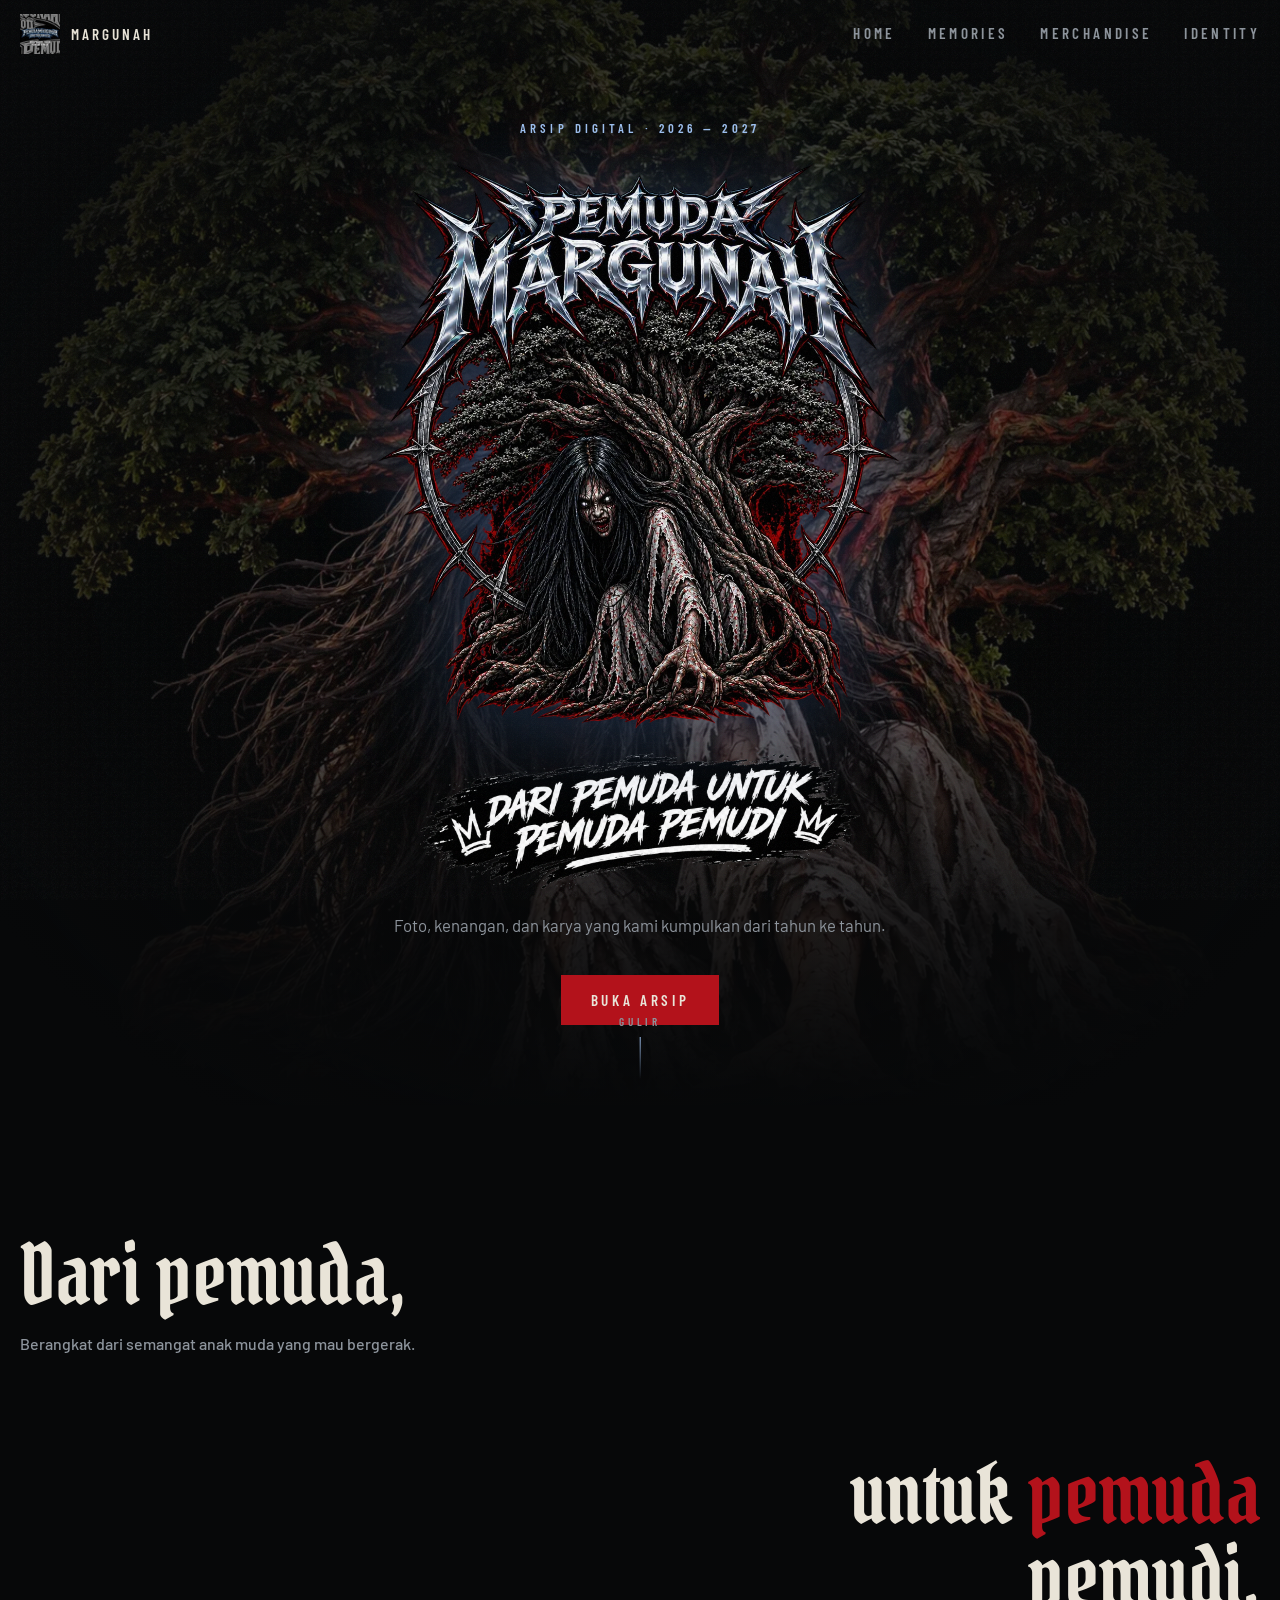
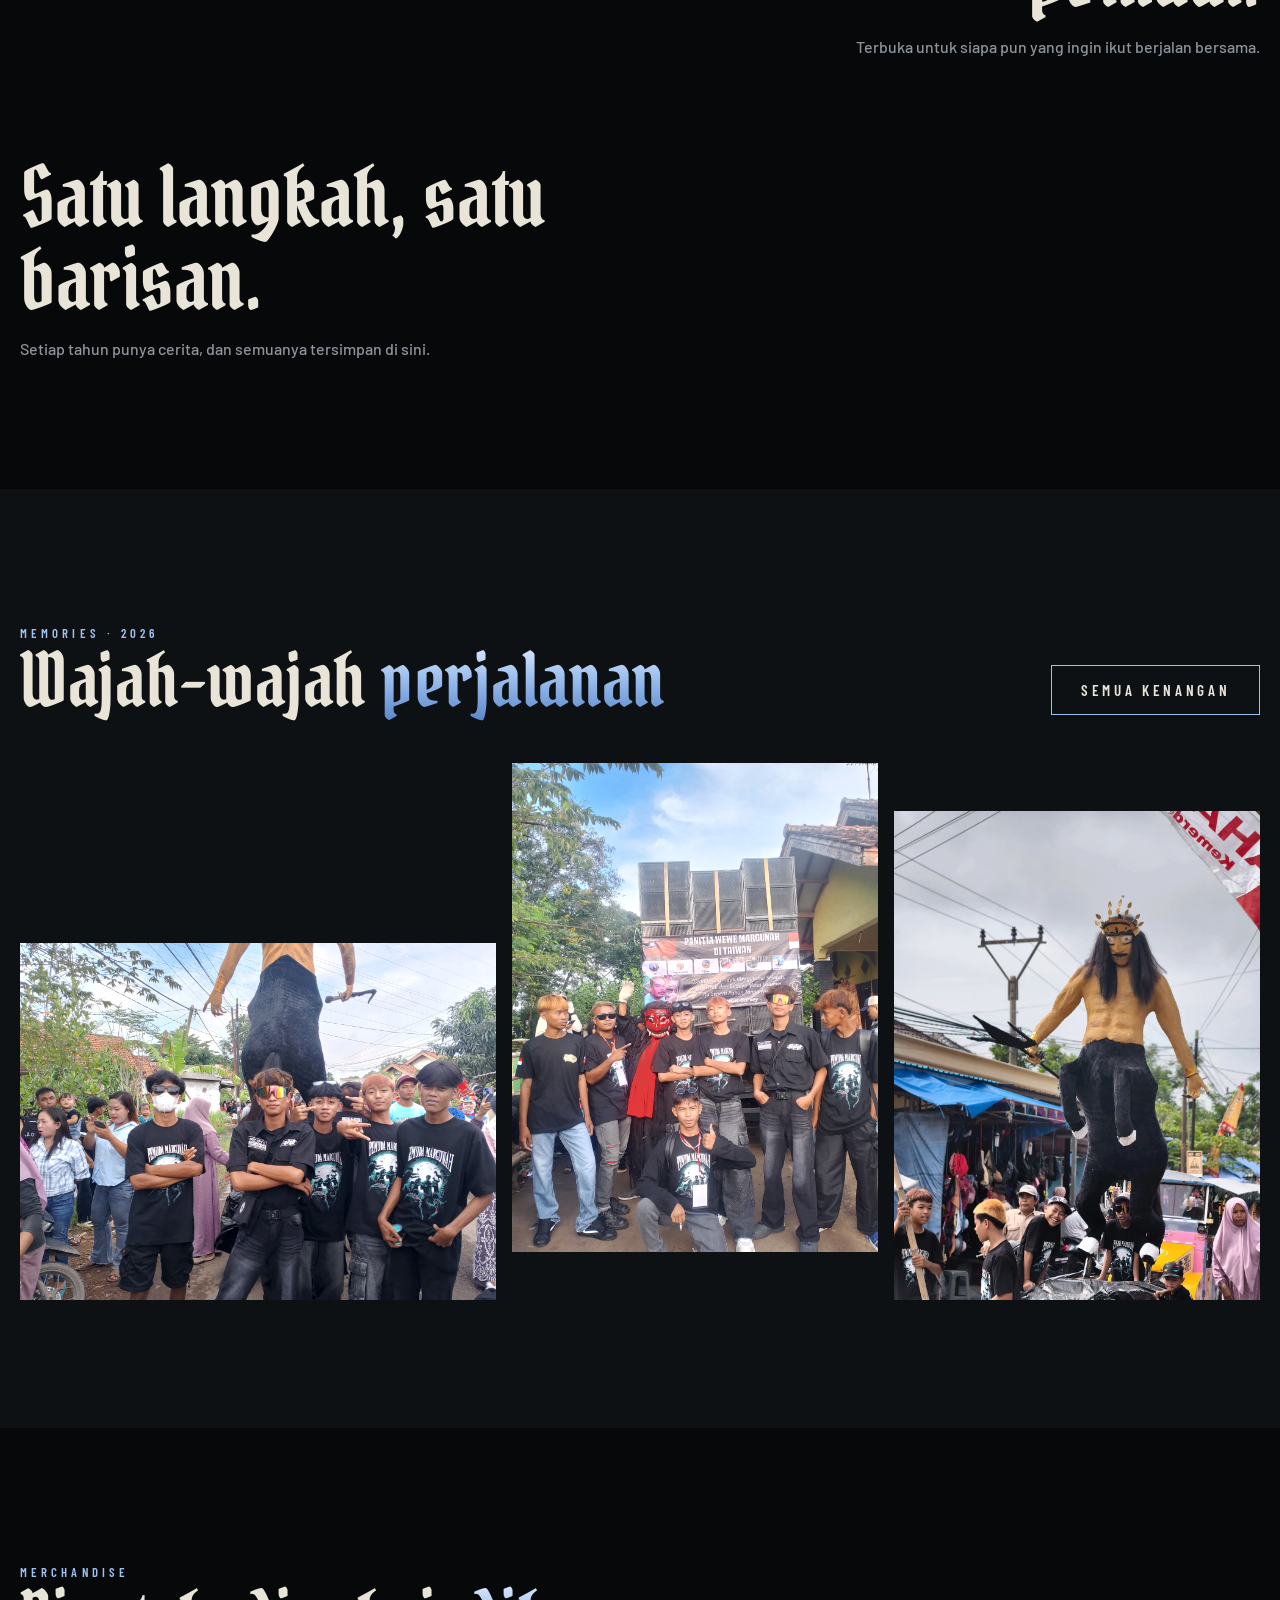
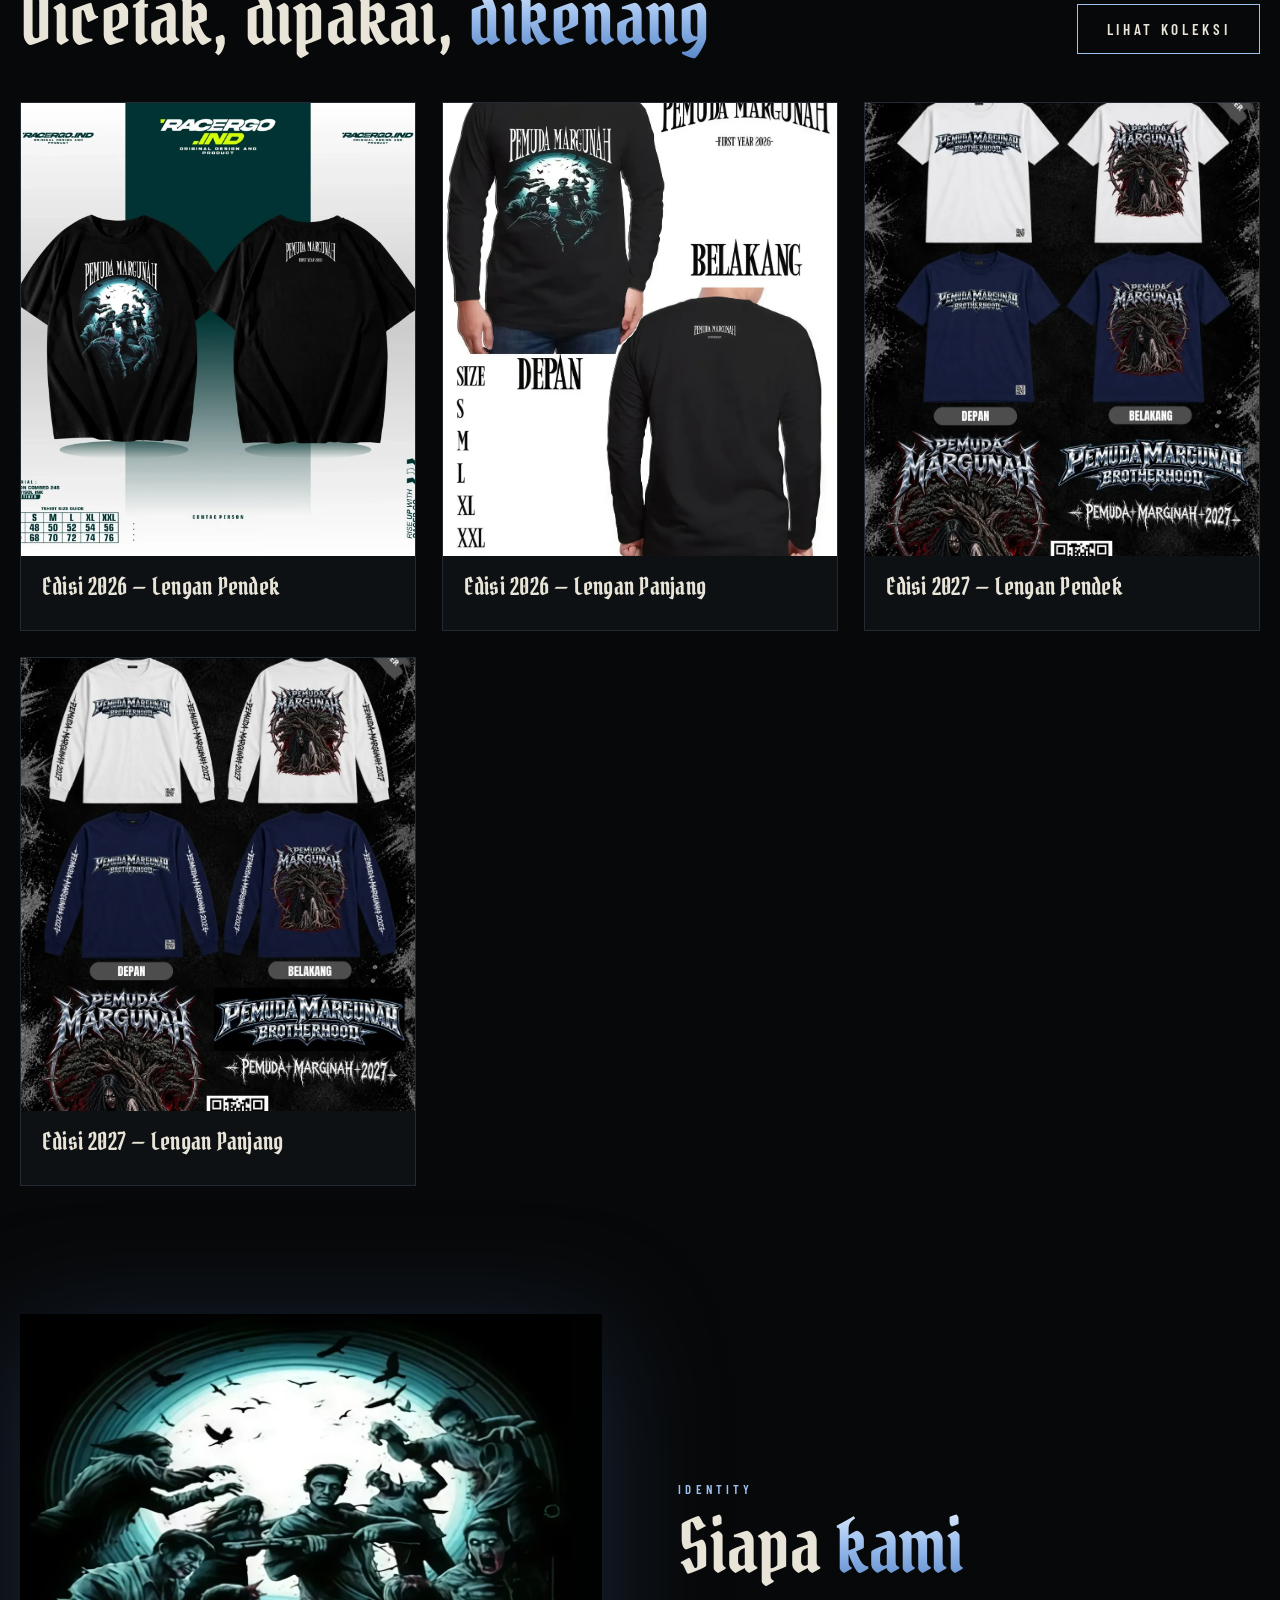
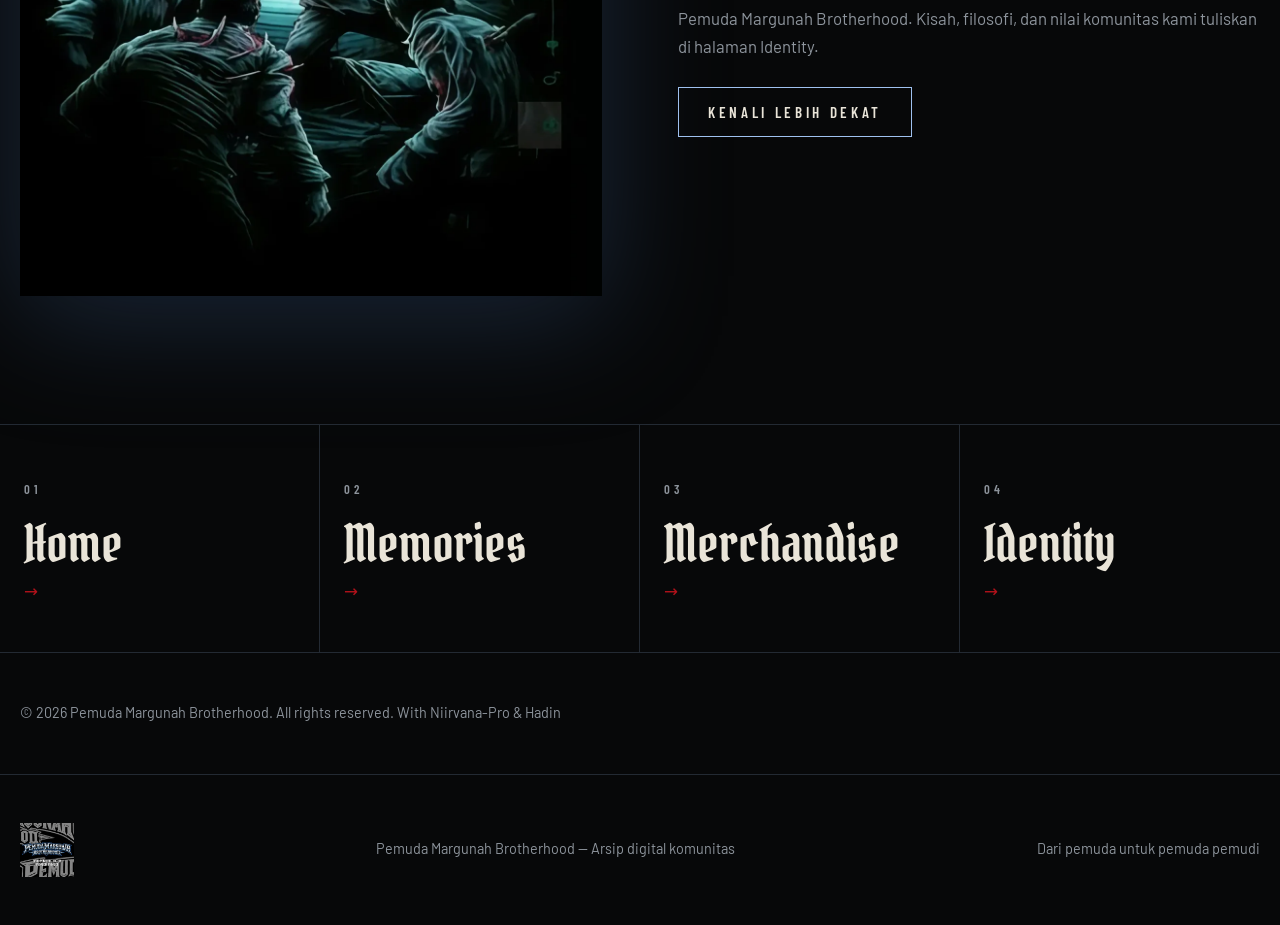
<file: index.html>
<!doctype html><html lang="id"><head><meta charset="utf-8"><meta name="viewport" content="width=device-width,initial-scale=1"><title>Home — Pemuda Margunah Brotherhood</title><meta name="description" content="Arsip digital Pemuda Margunah Brotherhood: perjalanan, kenangan, merchandise, dan identitas komunitas."><link rel="icon" href="assets/brand/logo.webp"><link rel="preconnect" href="https://fonts.googleapis.com"><link rel="preconnect" href="https://fonts.gstatic.com" crossorigin><link href="https://fonts.googleapis.com/css2?family=Barlow+Condensed:wght@500;600&family=Barlow:wght@400;500&family=Pirata+One&display=swap" rel="stylesheet"><link rel="stylesheet" href="css/style.css"></head><body data-page="home">
<main>
<section class="hero"><img class="art" src="assets/art/pohon.webp" alt="">
<div class="wrap"><span class="eyebrow">Arsip Digital · 2026 — 2027</span>
<img class="emb" src="assets/brand/emblem.webp" alt="Pemuda Margunah — emblem pohon dan sosok bayangan">
<img class="tag" src="assets/brand/tagline.webp" alt="Dari pemuda untuk pemuda pemudi">
<p class="lead">Foto, kenangan, dan karya yang kami kumpulkan dari tahun ke tahun.</p>
<a class="btn red" href="memories.html">Buka Arsip</a></div><div class="scroll">Gulir</div></section>

<section class="sec"><div class="wrap msgs">
<div class="msg rv">Dari pemuda,<small>Berangkat dari semangat anak muda yang mau bergerak.</small></div>
<div class="msg rv">untuk <em>pemuda</em> pemudi.<small>Terbuka untuk siapa pun yang ingin ikut berjalan bersama.</small></div>
<div class="msg rv">Satu langkah, satu barisan.<small>Setiap tahun punya cerita, dan semuanya tersimpan di sini.</small></div></div></section>

<section class="sec" style="background:var(--ink2)"><div class="wrap">
<div class="sech"><div><span class="eyebrow">Memories · 2026</span><h2>Wajah-wajah <span class="chrome">perjalanan</span></h2></div><a class="btn" href="memories.html">Semua kenangan</a></div>
<div class="frow" id="featured"></div></div></section>

<section class="sec"><div class="wrap">
<div class="sech"><div><span class="eyebrow">Merchandise</span><h2>Dicetak, dipakai, <span class="chrome">dikenang</span></h2></div><a class="btn" href="merchandise.html">Lihat koleksi</a></div>
<div class="mgrid" id="merchPreview"></div></div></section>

<section class="sec" style="padding-top:0"><div class="wrap two">
<img class="rv" src="assets/art/zombie.webp" alt="Ilustrasi sosok bayangan di bawah bulan">
<div class="rv"><span class="eyebrow">Identity</span><h2 style="margin:.6rem 0 1.4rem">Siapa <span class="chrome">kami</span></h2>
<p style="color:var(--mute);margin-bottom:1.6rem">Pemuda Margunah Brotherhood. Kisah, filosofi, dan nilai komunitas kami tuliskan di halaman Identity.</p><a class="btn" href="identity.html">Kenali lebih dekat</a></div></div></section>

<nav class="tiles" aria-label="Navigasi halaman"><a href="index.html"><span>01</span><b>Home</b><em>→</em></a><a href="memories.html"><span>02</span><b>Memories</b><em>→</em></a><a href="merchandise.html"><span>03</span><b>Merchandise</b><em>→</em></a><a href="identity.html"><span>04</span><b>Identity</b><em>→</em></a></nav>
<footer class="foot"><div class="wrap"><p>© 2026 Pemuda Margunah Brotherhood. All rights reserved. With Niirvana-Pro & Hadin</p></div></footer>
</main>
<script src="js/data.js"></script><script src="js/main.js"></script></body></html>
</file>
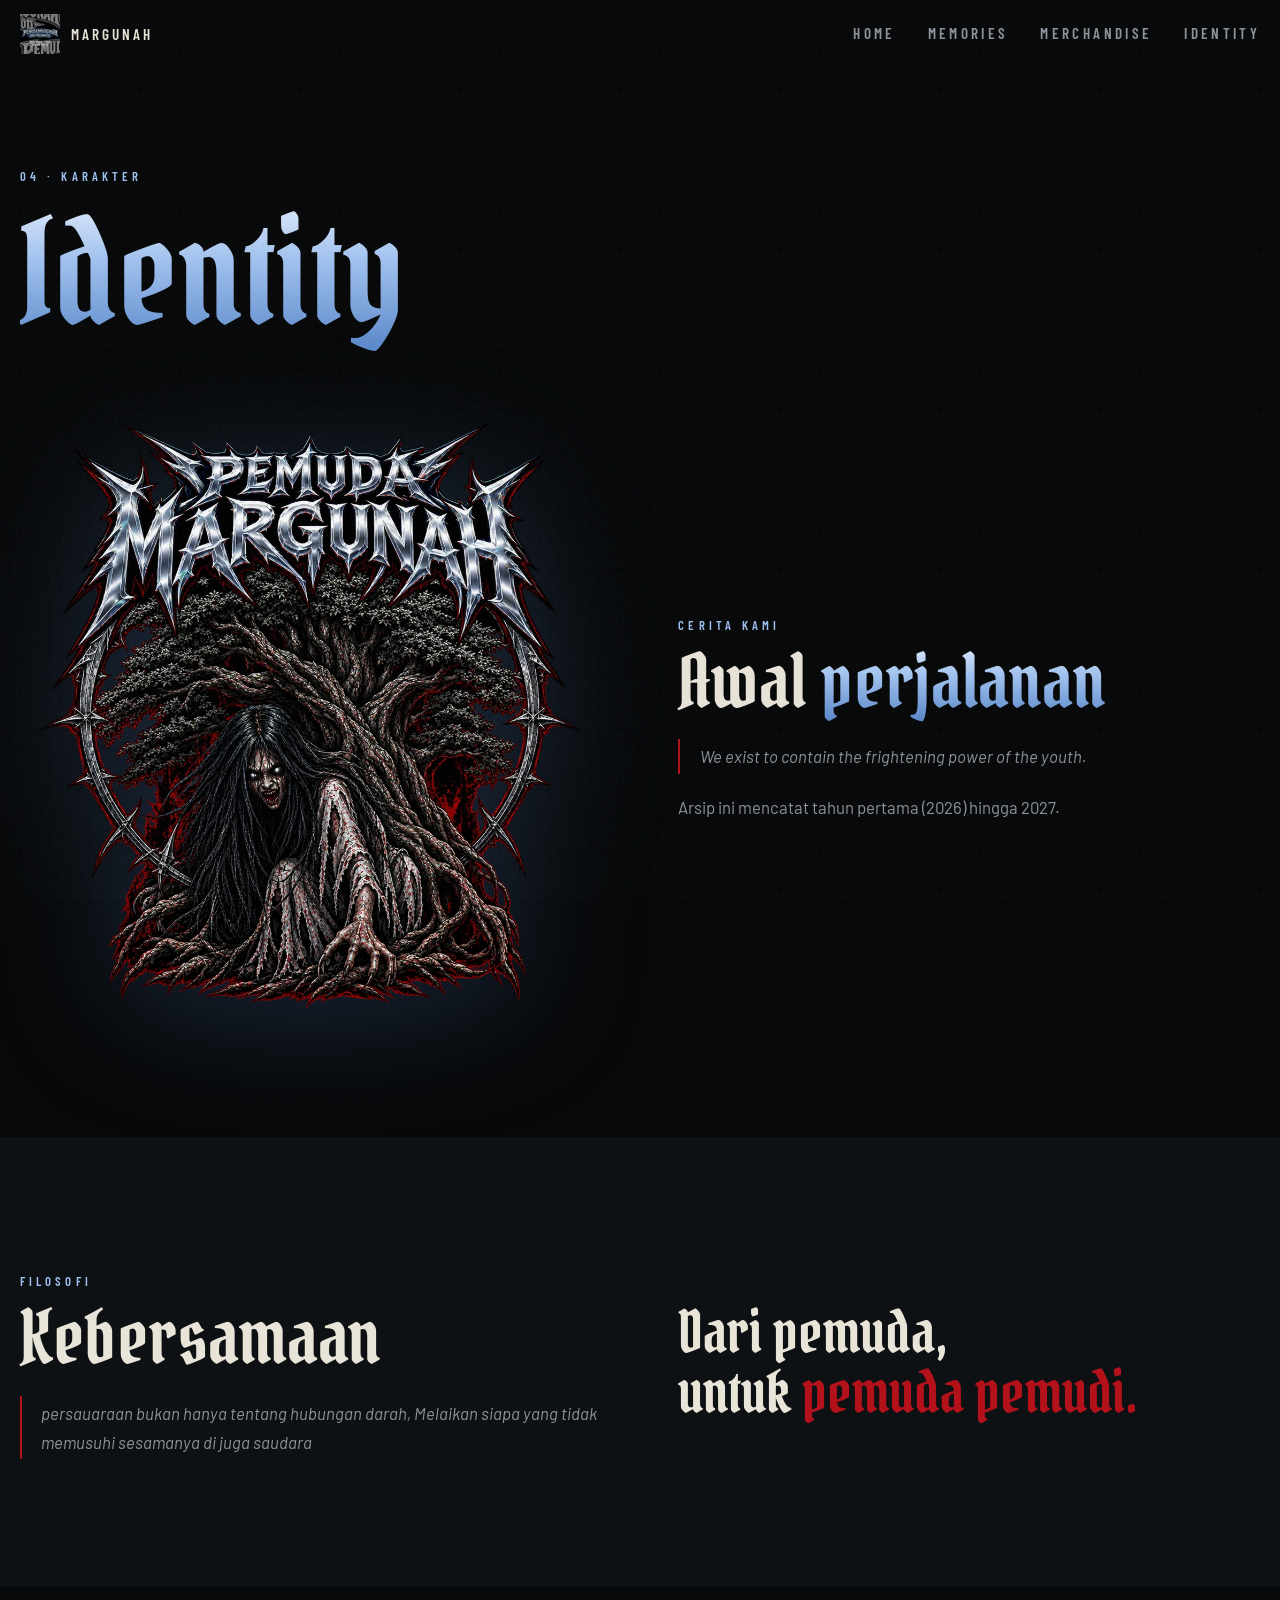
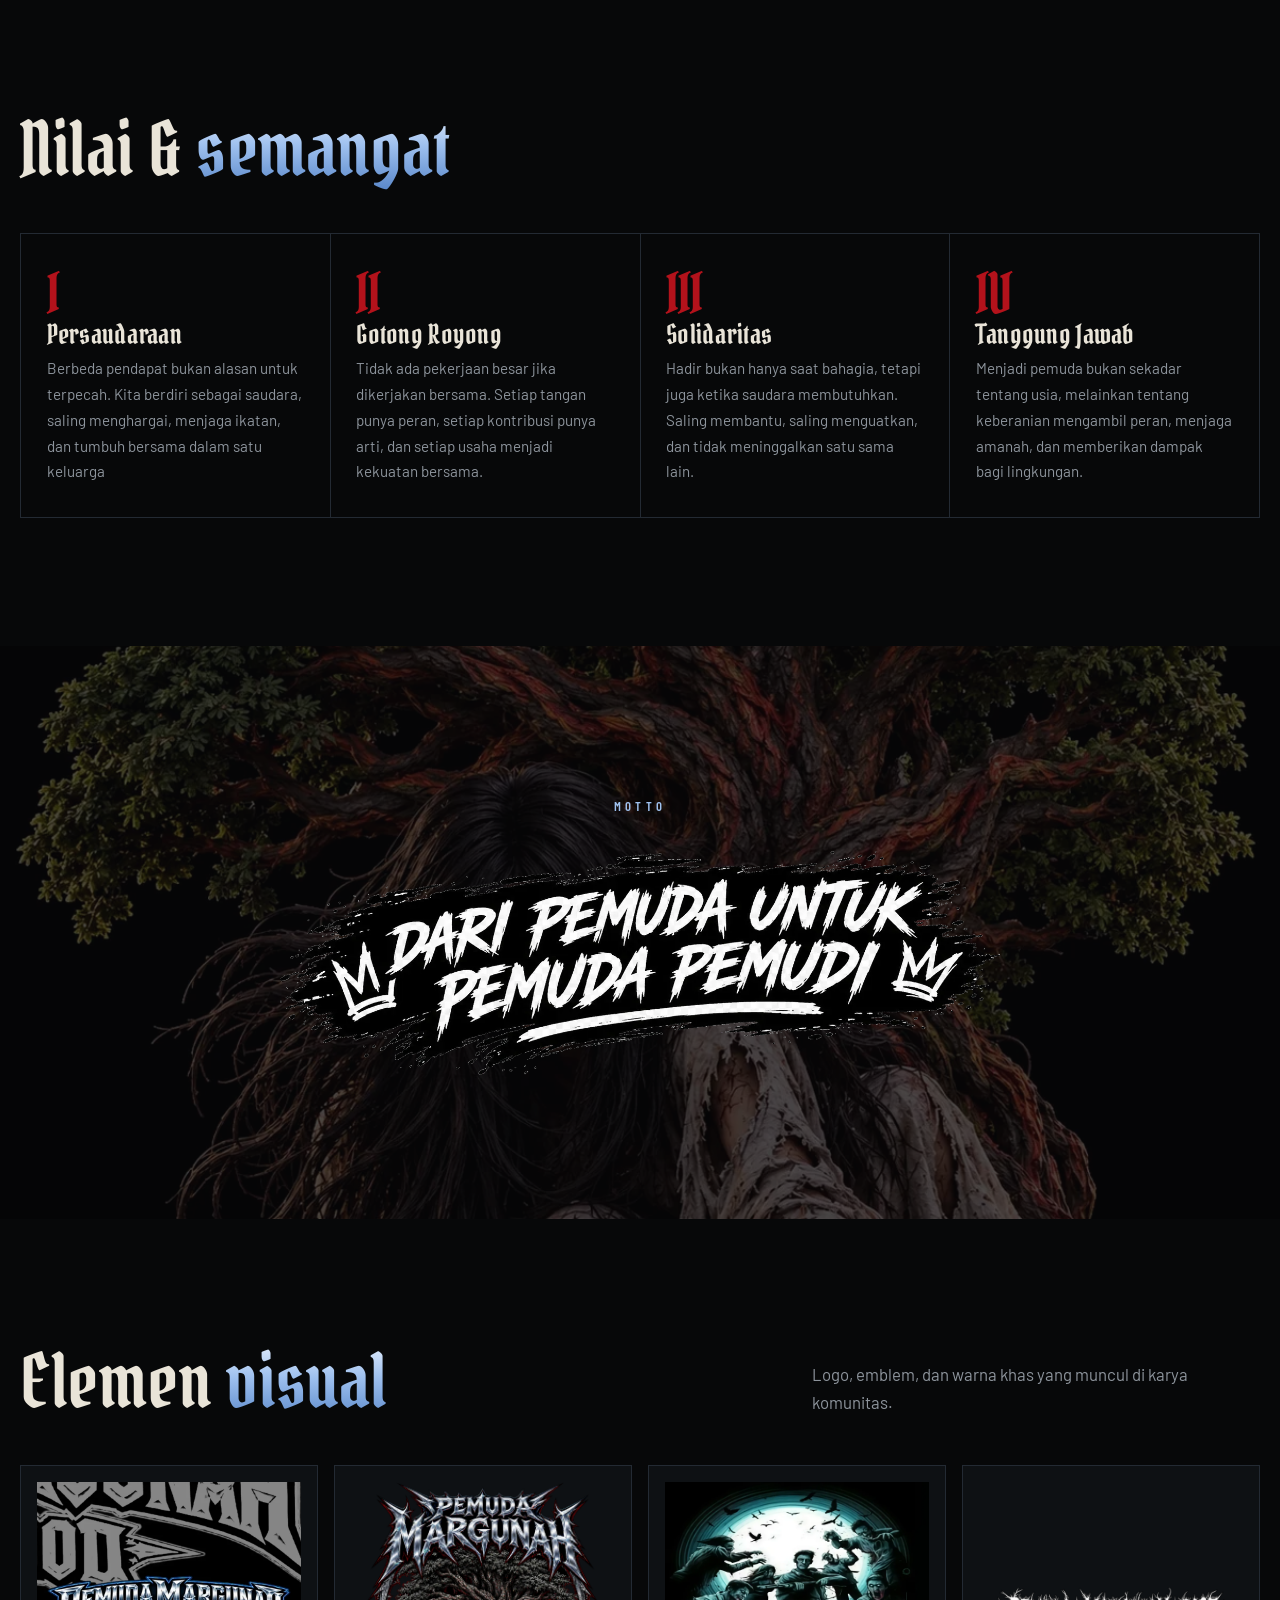
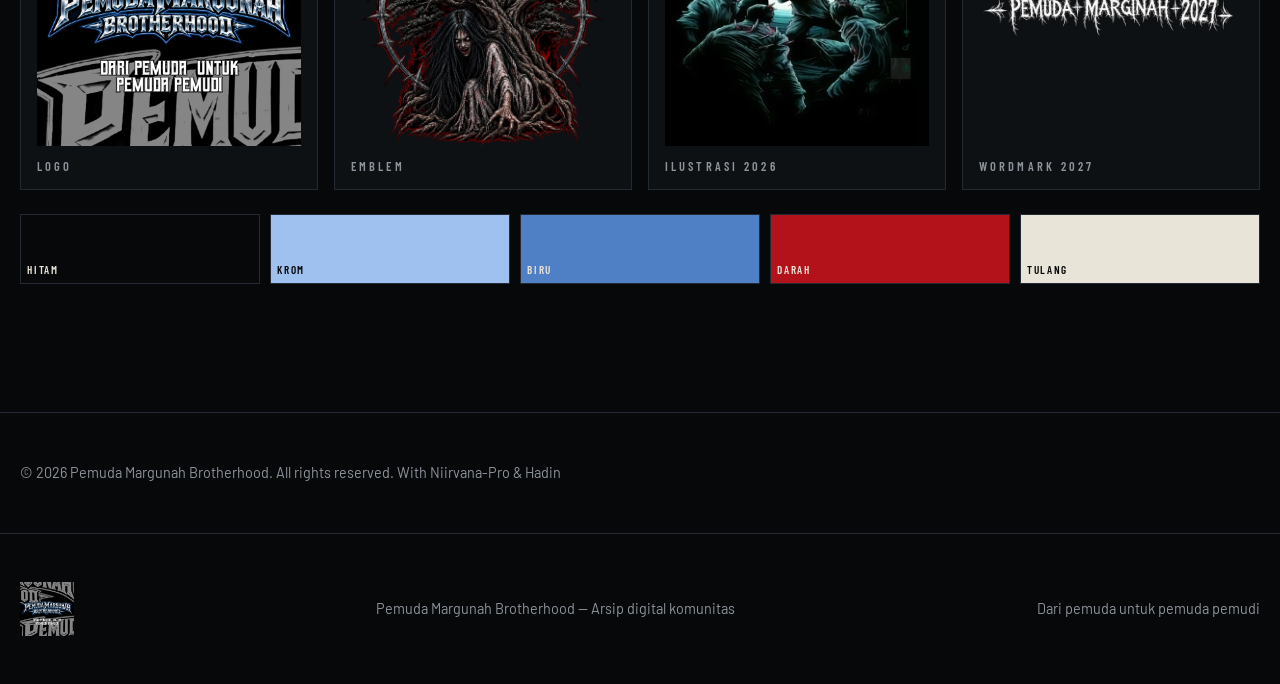
<file: identity.html>
<!doctype html><html lang="id"><head><meta charset="utf-8"><meta name="viewport" content="width=device-width,initial-scale=1"><title>Identity — Pemuda Margunah Brotherhood</title><meta name="description" content="Arsip digital Pemuda Margunah Brotherhood: perjalanan, kenangan, merchandise, dan identitas komunitas."><link rel="icon" href="assets/brand/logo.webp"><link rel="preconnect" href="https://fonts.googleapis.com"><link rel="preconnect" href="https://fonts.gstatic.com" crossorigin><link href="https://fonts.googleapis.com/css2?family=Barlow+Condensed:wght@500;600&family=Barlow:wght@400;500&family=Pirata+One&display=swap" rel="stylesheet"><link rel="stylesheet" href="css/style.css"></head><body data-page="identity">
<main><header class="pagehd"><div class="wrap"><span class="eyebrow">04 · Karakter</span><h1 style="font-size:clamp(3.5rem,12vw,9rem);margin-top:1rem"><span class="chrome">Identity</span></h1></div></header>
<section class="sec" style="padding-top:2rem"><div class="wrap two">
<img class="rv" src="assets/brand/emblem.webp" alt="Emblem Pemuda Margunah">
<div class="rv"><span class="eyebrow">Cerita kami</span><h2 style="margin:.6rem 0 1.4rem">Awal <span class="chrome">perjalanan</span></h2>
<p class="edit">We exist to contain the frightening power of the youth.</p>
<p style="color:var(--mute);margin-top:1.2rem">Arsip ini mencatat tahun pertama (2026) hingga 2027.</p></div></div></section>

<section class="sec" style="background:var(--ink2)"><div class="wrap two"><div class="rv"><span class="eyebrow">Filosofi</span><h2 style="margin:.6rem 0 1.4rem">Kebersamaan</h2>
<p class="edit">persauaraan bukan hanya tentang hubungan darah, Melaikan siapa yang tidak memusuhi sesamanya di juga saudara</p></div>
<div class="rv" style="font:400 clamp(2rem,5vw,3.6rem)/1.05 var(--display)">Dari pemuda,<br>untuk <span style="color:var(--blood)">pemuda pemudi.</span></div></div></section>

<section class="sec"><div class="wrap"><div class="sech"><h2>Nilai &amp; <span class="chrome">semangat</span></h2><p></p></div>
<div class="vals"><div class="val rv"><i>I</i><h3>Persaudaraan</h3><p>Berbeda pendapat bukan alasan untuk terpecah. Kita berdiri sebagai saudara, saling menghargai, menjaga ikatan, dan tumbuh bersama dalam satu keluarga</p></div><div class="val rv"><i>II</i><h3>Gotong Royong</h3><p>Tidak ada pekerjaan besar jika dikerjakan bersama. Setiap tangan punya peran, setiap kontribusi punya arti, dan setiap usaha menjadi kekuatan bersama.</p></div><div class="val rv"><i>III</i><h3>Solidaritas</h3><p>
Hadir bukan hanya saat bahagia, tetapi juga ketika saudara membutuhkan. Saling membantu, saling menguatkan, dan tidak meninggalkan satu sama lain.</p></div><div class="val rv"><i>IV</i><h3>Tanggung Jawab</h3><p>Menjadi pemuda bukan sekadar tentang usia, melainkan tentang keberanian mengambil peran, menjaga amanah, dan memberikan dampak bagi lingkungan.</p></div></div></div></section>

<section class="motto"><img class="bgart" src="assets/art/pohon.webp" alt=""><div class="wrap"><span class="eyebrow">Motto</span>
<img class="tag rv" src="assets/brand/tagline.webp" alt="Dari pemuda untuk pemuda pemudi"></div></section>

<section class="sec"><div class="wrap"><div class="sech"><h2>Elemen <span class="chrome">visual</span></h2><p>Logo, emblem, dan warna khas yang muncul di karya komunitas.</p></div>
<div class="vis"><figure class="rv"><img src="assets/brand/logo.webp" alt="Logo"><figcaption>Logo</figcaption></figure><figure class="rv"><img src="assets/brand/emblem.webp" alt="Emblem"><figcaption>Emblem</figcaption></figure><figure class="rv"><img src="assets/art/zombie.webp" alt="Ilustrasi 2026"><figcaption>Ilustrasi 2026</figcaption></figure><figure class="rv"><img src="assets/brand/wordmark-2027.webp" alt="Wordmark 2027"><figcaption>Wordmark 2027</figcaption></figure></div>
<div class="sw" style="margin-top:1.5rem"><i style="background:#070809">HITAM</i><i style="background:#9fc1ef;color:#070809">KROM</i><i style="background:#4f7fc4">BIRU</i><i style="background:#b3121b">DARAH</i><i style="background:#e9e4d8;color:#070809">TULANG</i></div></div></section></main>
<footer class="foot"><div class="wrap"><p>© 2026 Pemuda Margunah Brotherhood. All rights reserved. With Niirvana-Pro & Hadin</p></div></footer>
<script src="js/data.js"></script><script src="js/main.js"></script></body></html>
</file>
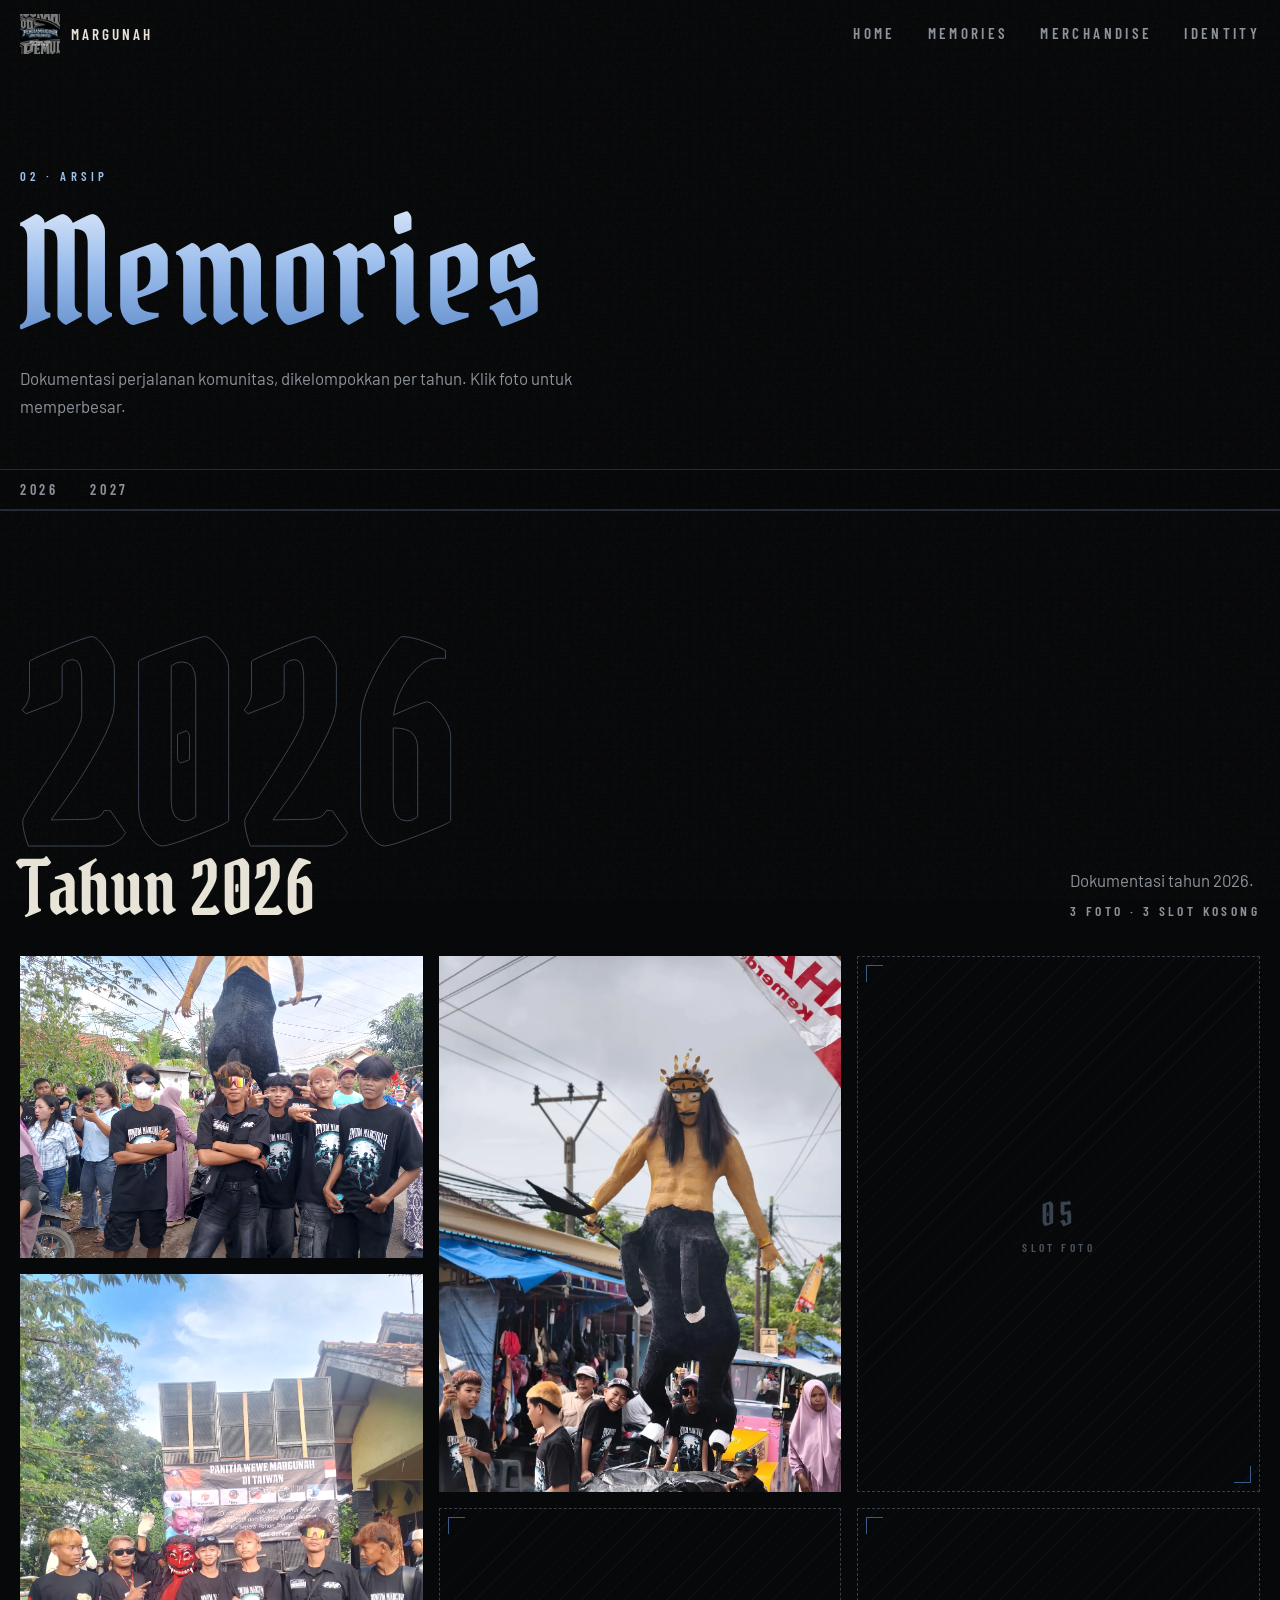
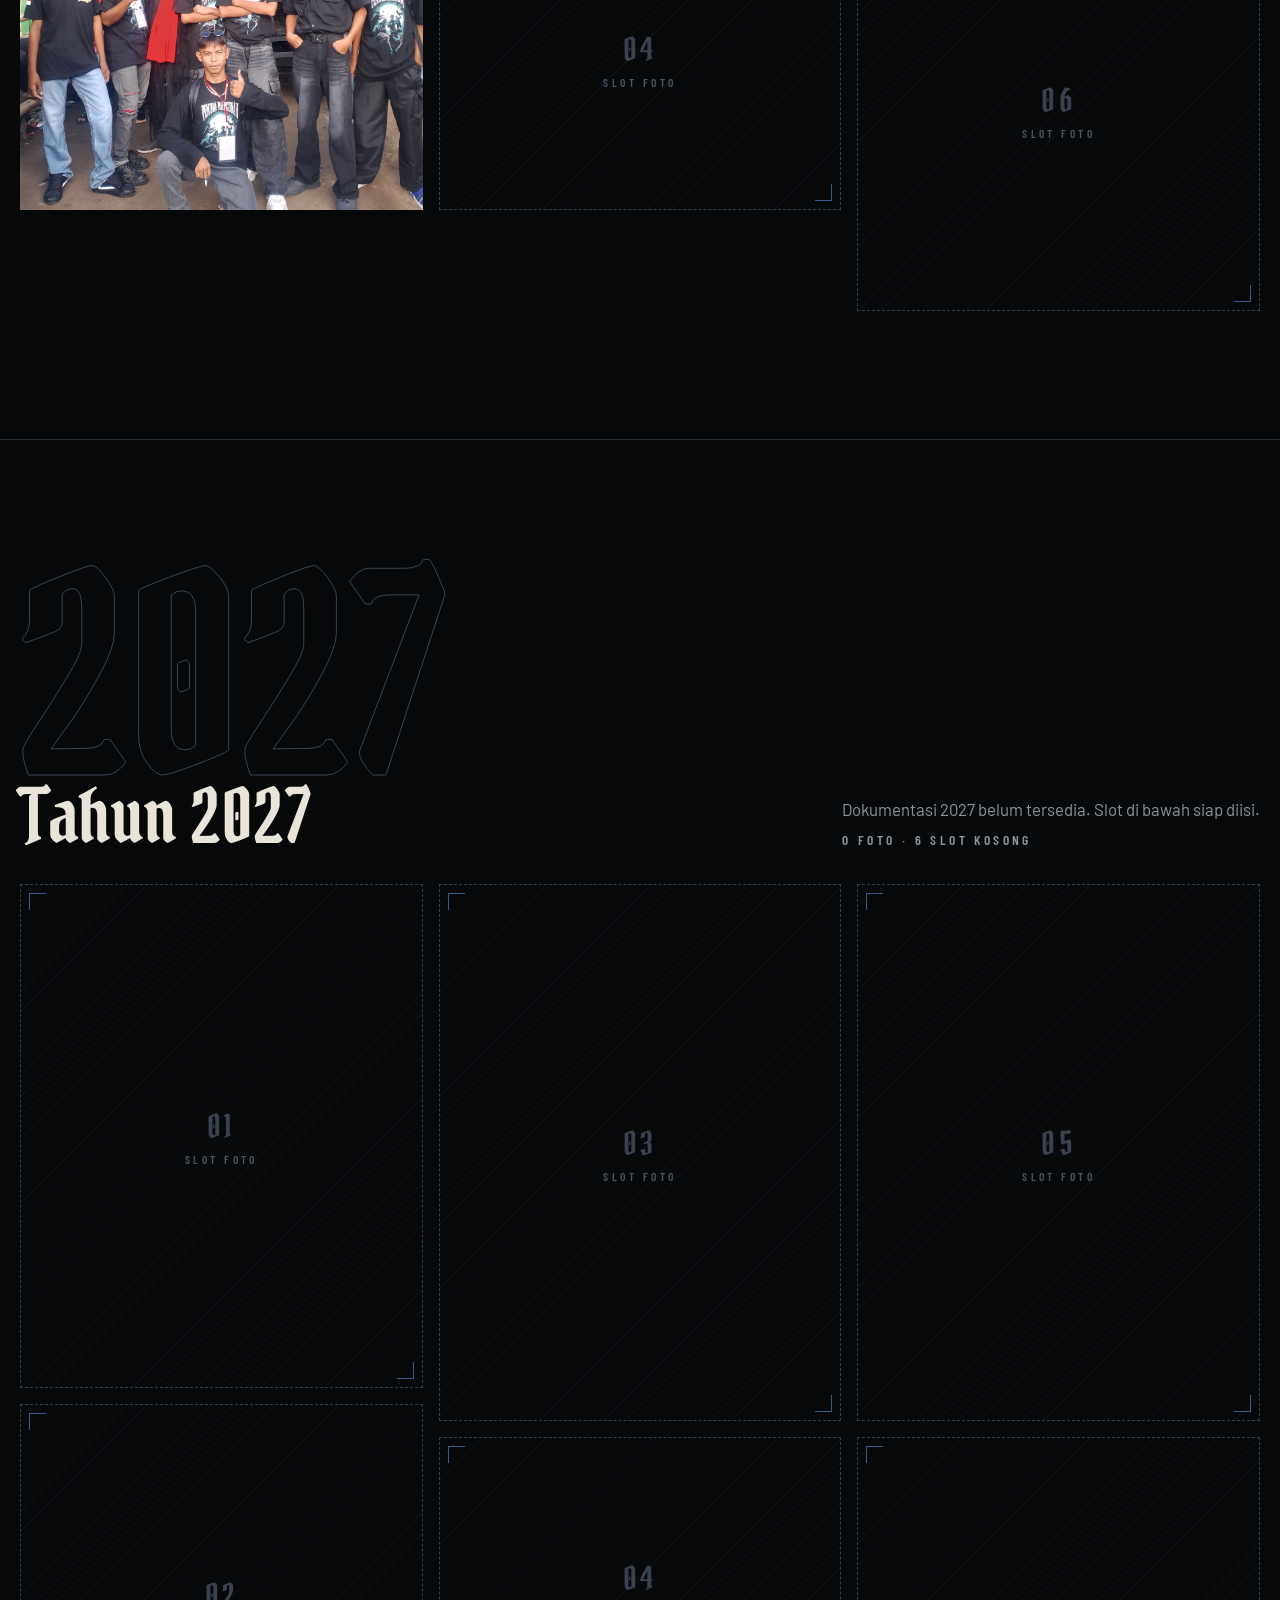
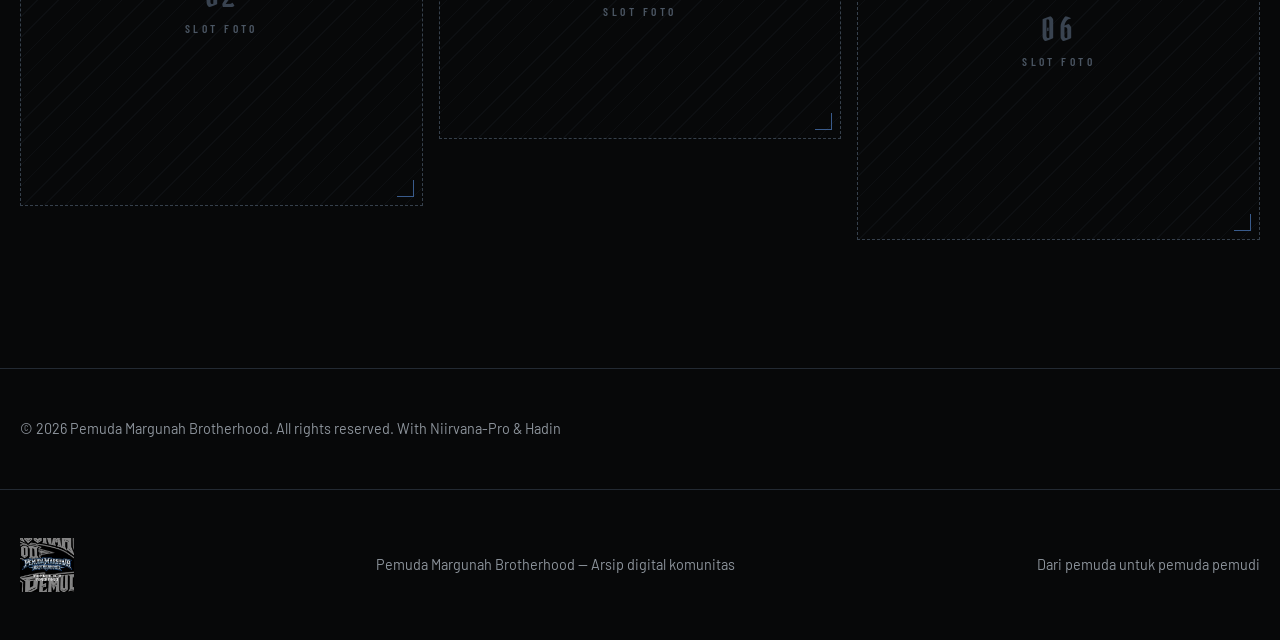
<file: memories.html>
<!doctype html><html lang="id"><head><meta charset="utf-8"><meta name="viewport" content="width=device-width,initial-scale=1"><title>Memories — Pemuda Margunah Brotherhood</title><meta name="description" content="Arsip digital Pemuda Margunah Brotherhood: perjalanan, kenangan, merchandise, dan identitas komunitas."><link rel="icon" href="assets/brand/logo.webp"><link rel="preconnect" href="https://fonts.googleapis.com"><link rel="preconnect" href="https://fonts.gstatic.com" crossorigin><link href="https://fonts.googleapis.com/css2?family=Barlow+Condensed:wght@500;600&family=Barlow:wght@400;500&family=Pirata+One&display=swap" rel="stylesheet"><link rel="stylesheet" href="css/style.css"></head><body data-page="memories">
<main><header class="pagehd"><div class="wrap"><span class="eyebrow">02 · Arsip</span><h1 style="font-size:clamp(3.5rem,12vw,9rem);margin-top:1rem"><span class="chrome">Memories</span></h1>
<p>Dokumentasi perjalanan komunitas, dikelompokkan per tahun. Klik foto untuk memperbesar.</p></div></header>
<div class="yn"><div class="wrap" id="yn"></div></div><div id="memories"></div></main>
<footer class="foot"><div class="wrap"><p>© 2026 Pemuda Margunah Brotherhood. All rights reserved. With Niirvana-Pro & Hadin</p></div></footer>
<script src="js/data.js"></script><script src="js/main.js"></script></body></html>
</file>
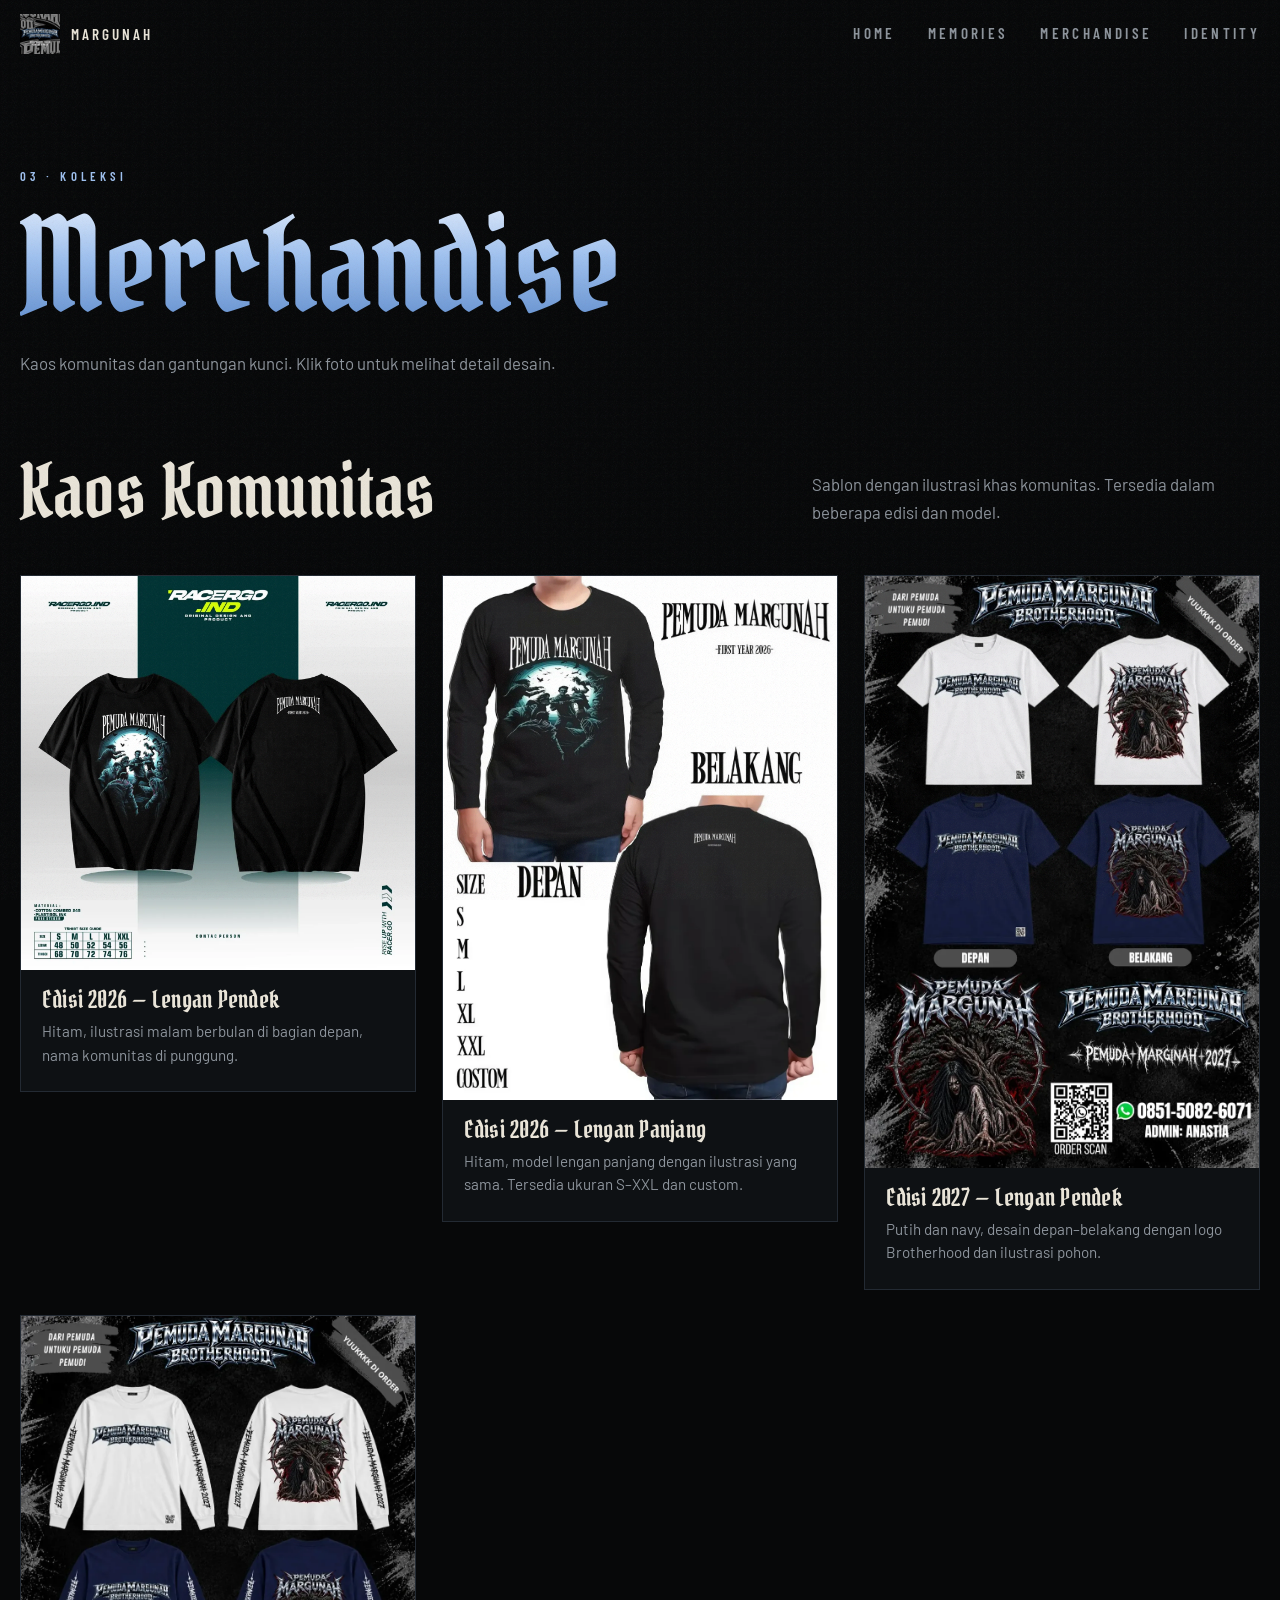
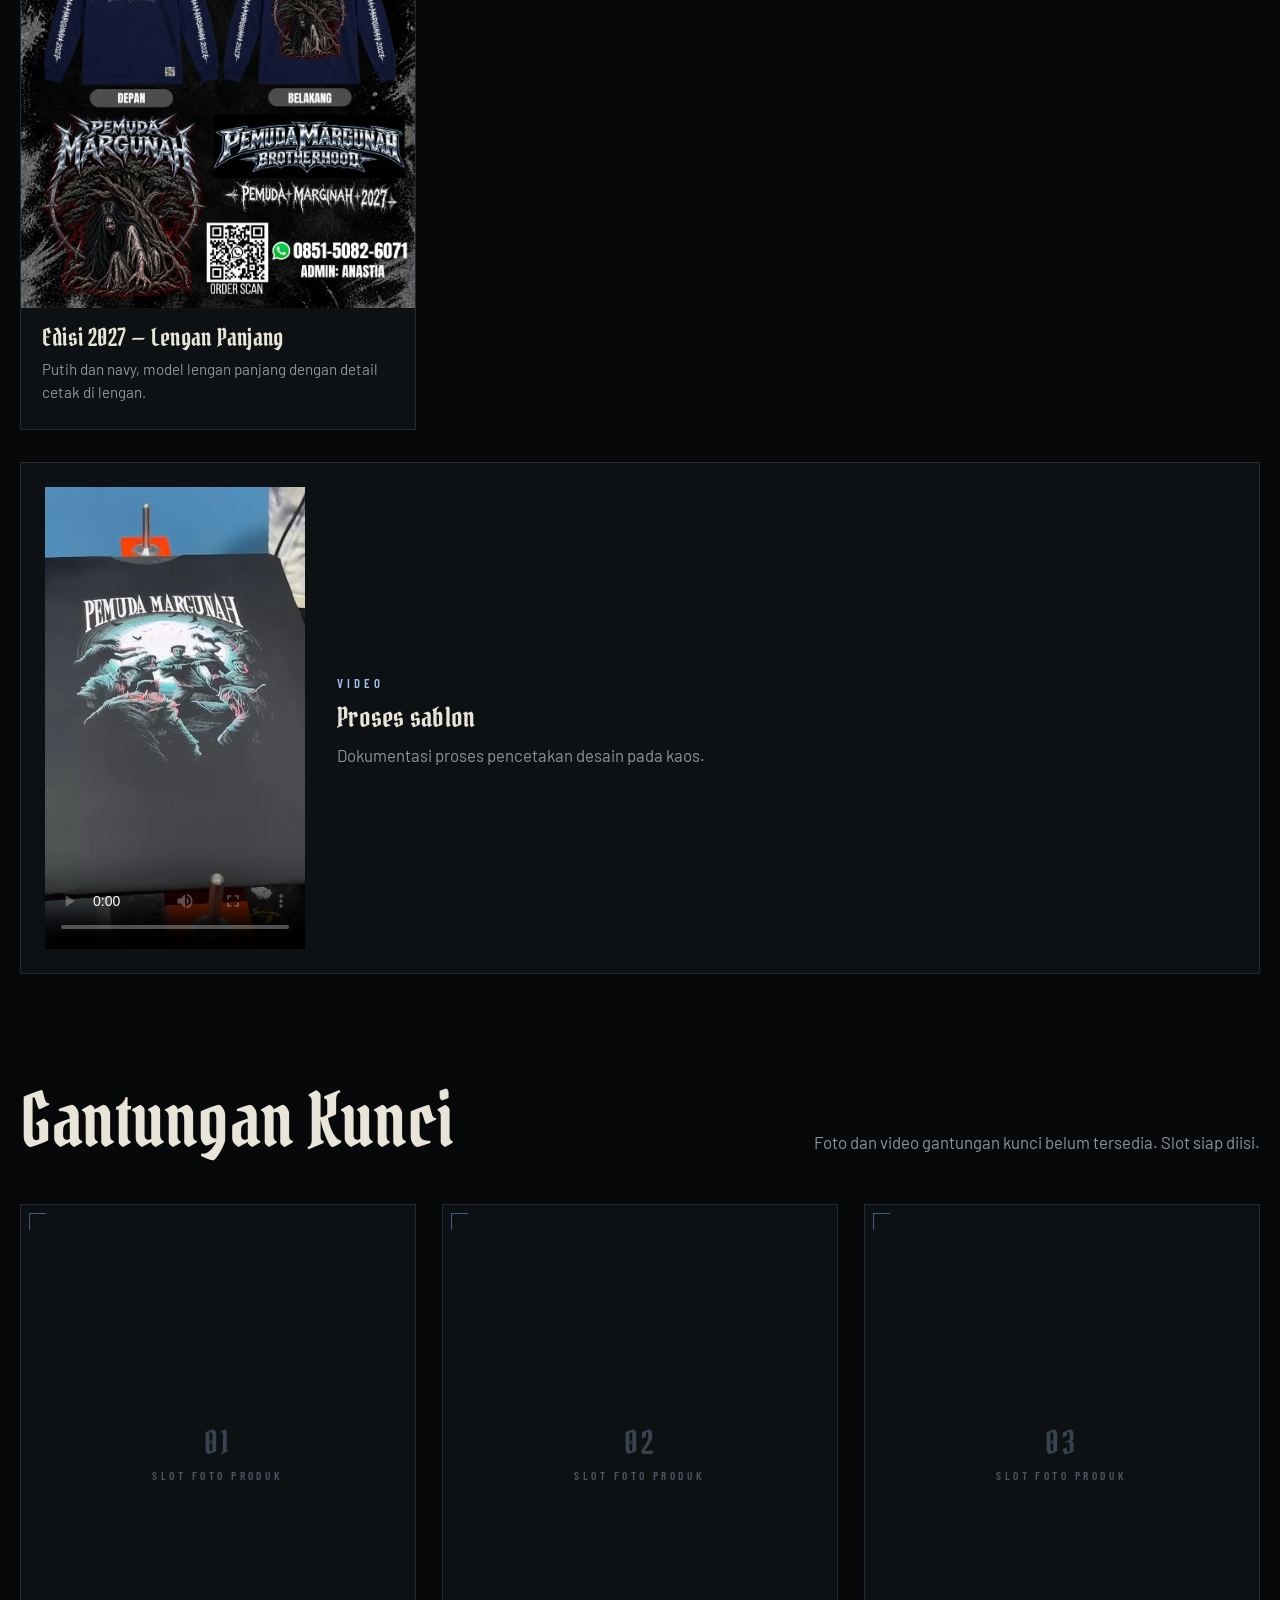
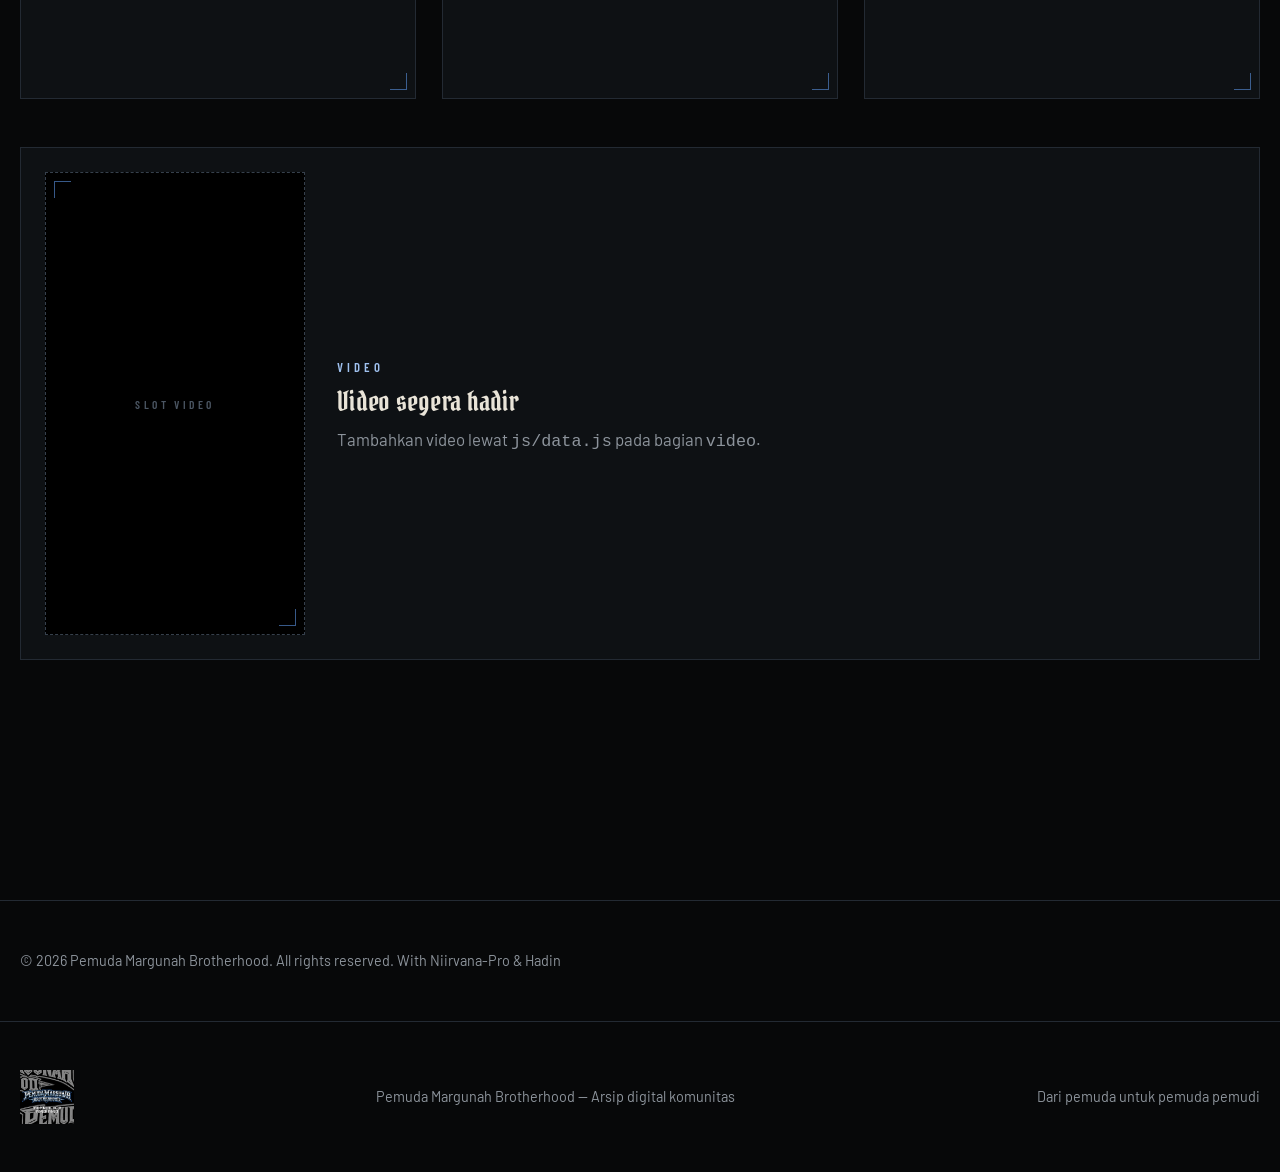
<file: merchandise.html>
<!doctype html><html lang="id"><head><meta charset="utf-8"><meta name="viewport" content="width=device-width,initial-scale=1"><title>Merchandise — Pemuda Margunah Brotherhood</title><meta name="description" content="Arsip digital Pemuda Margunah Brotherhood: perjalanan, kenangan, merchandise, dan identitas komunitas."><link rel="icon" href="assets/brand/logo.webp"><link rel="preconnect" href="https://fonts.googleapis.com"><link rel="preconnect" href="https://fonts.gstatic.com" crossorigin><link href="https://fonts.googleapis.com/css2?family=Barlow+Condensed:wght@500;600&family=Barlow:wght@400;500&family=Pirata+One&display=swap" rel="stylesheet"><link rel="stylesheet" href="css/style.css"></head><body data-page="merch">
<main><header class="pagehd"><div class="wrap"><span class="eyebrow">03 · Koleksi</span><h1 style="font-size:clamp(3rem,10vw,8rem);margin-top:1rem"><span class="chrome">Merchandise</span></h1>
<p>Kaos komunitas dan gantungan kunci. Klik foto untuk melihat detail desain.</p></div></header>
<section class="sec" style="padding-top:2rem"><div class="wrap" id="merch"></div></section></main>
<footer class="foot"><div class="wrap"><p>© 2026 Pemuda Margunah Brotherhood. All rights reserved. With Niirvana-Pro & Hadin</p></div></footer>
<script src="js/data.js"></script><script src="js/main.js"></script></body></html>
</file>
<file: css/style.css>
:root{--ink:#070809;--ink2:#0e1114;--line:#232a33;--bone:#e9e4d8;--mute:#8d949c;--chrome:#9fc1ef;--chrome2:#4f7fc4;--blood:#b3121b;
--display:"Pirata One","UnifrakturCook",Georgia,serif;--cond:"Barlow Condensed","Arial Narrow",Impact,sans-serif;--body:"Barlow",system-ui,sans-serif}
*{box-sizing:border-box;margin:0}html{scroll-behavior:smooth}
body{background:var(--ink);color:var(--bone);font:400 1.05rem/1.7 var(--body);-webkit-font-smoothing:antialiased;overflow-x:hidden}
body::after{content:"";position:fixed;inset:0;pointer-events:none;z-index:90;opacity:.07;background-image:url("data:image/svg+xml,%3Csvg xmlns='http://www.w3.org/2000/svg' width='160' height='160'%3E%3Cfilter id='n'%3E%3CfeTurbulence baseFrequency='.9' numOctaves='2'/%3E%3C/filter%3E%3Crect width='160' height='160' filter='url(%23n)'/%3E%3C/svg%3E")}
img,video{display:block;max-width:100%}a{color:inherit;text-decoration:none}
.wrap{width:min(1240px,100% - 2.5rem);margin-inline:auto}
.eyebrow{font:600 .8rem/1 var(--cond);letter-spacing:.32em;text-transform:uppercase;color:var(--chrome)}
h1,h2,h3{font-family:var(--display);font-weight:400;line-height:.95;letter-spacing:.01em}
h2{font-size:clamp(2.4rem,6vw,4.6rem)}h3{font-size:1.7rem}
.chrome{background:linear-gradient(180deg,#f4f8ff 0%,var(--chrome) 45%,var(--chrome2) 100%);-webkit-background-clip:text;background-clip:text;color:transparent}
/* header */
.hd{position:fixed;inset:0 0 auto;z-index:50;transition:background .3s,backdrop-filter .3s}
.hd.s{background:rgba(7,8,9,.82);backdrop-filter:blur(10px);border-bottom:1px solid var(--line)}
.hd .wrap{display:flex;align-items:center;justify-content:space-between;height:68px}
.brand{display:flex;align-items:center;gap:.7rem;font:600 .95rem var(--cond);letter-spacing:.2em;text-transform:uppercase}
.brand img{width:40px;height:40px;object-fit:contain}
.nav{display:flex;gap:2rem}.nav a{font:600 .95rem var(--cond);letter-spacing:.22em;text-transform:uppercase;color:var(--mute);padding:.4rem 0;border-bottom:2px solid transparent;transition:.25s}
.nav a:hover,.nav a.on{color:var(--bone);border-color:var(--blood)}
.bg{display:none;background:none;border:1px solid var(--line);color:var(--bone);padding:.45rem .8rem;font:600 .8rem var(--cond);letter-spacing:.2em;cursor:pointer}
@media(max-width:760px){.bg{display:block}.nav{position:fixed;inset:68px 0 auto;flex-direction:column;gap:0;background:rgba(7,8,9,.97);padding:.5rem 1.5rem 1.5rem;border-bottom:1px solid var(--line);transform:translateY(-130%);transition:transform .35s}.nav.o{transform:none}.nav a{padding:1rem 0;font-size:1.3rem;border-bottom:1px solid var(--line)}}
/* hero */
.hero{position:relative;min-height:100svh;display:grid;place-items:center;text-align:center;isolation:isolate;padding:7rem 0 5rem;overflow:hidden}
.hero>img.art{position:absolute;inset:0;width:100%;height:100%;object-fit:cover;object-position:center 30%;opacity:.5;z-index:-2;animation:drift 22s ease-in-out infinite alternate}
.hero::after{content:"";position:absolute;inset:0;z-index:-1;background:radial-gradient(ellipse at center,transparent 20%,var(--ink) 85%),linear-gradient(transparent 60%,var(--ink))}
@keyframes drift{to{transform:scale(1.08) translateY(-1.5%)}}
.hero .emb{width:min(560px,82vw);margin:1.4rem auto;filter:drop-shadow(0 10px 50px rgba(79,127,196,.35))}
.hero .tag{width:min(440px,78vw);margin:0 auto}
.hero p.lead{max-width:34rem;margin:1.4rem auto 2.2rem;color:var(--mute)}
.scroll{position:absolute;bottom:1.6rem;left:50%;translate:-50%;font:600 .7rem var(--cond);letter-spacing:.35em;color:var(--mute);text-transform:uppercase}
.scroll::after{content:"";display:block;width:1px;height:42px;background:linear-gradient(var(--chrome),transparent);margin:.6rem auto 0;animation:ln 2s infinite}
@keyframes ln{0%{transform:scaleY(0);transform-origin:top}50%{transform:scaleY(1);transform-origin:top}51%{transform-origin:bottom}100%{transform:scaleY(0);transform-origin:bottom}}
.btn{display:inline-block;font:600 .95rem var(--cond);letter-spacing:.24em;text-transform:uppercase;padding:.95rem 1.8rem;border:1px solid var(--chrome);color:var(--bone);transition:.3s;position:relative}
.btn:hover{background:var(--chrome);color:var(--ink)}.btn.red{border-color:var(--blood);background:var(--blood)}.btn.red:hover{background:transparent;color:var(--bone)}
section.sec{padding:clamp(4.5rem,10vw,8rem) 0;position:relative}
.sech{display:flex;justify-content:space-between;align-items:end;gap:1.5rem;flex-wrap:wrap;margin-bottom:3rem}
.sech p{max-width:28rem;color:var(--mute)}
/* manifesto */
.msgs{display:grid;gap:clamp(3rem,8vw,6rem)}
.msg{font:400 clamp(2rem,6.5vw,5.2rem)/1 var(--display);max-width:16ch}
.msg:nth-child(even){margin-left:auto;text-align:right}.msg em{font-style:normal;color:var(--blood)}
.msg small{display:block;font:500 1rem/1.5 var(--body);color:var(--mute);max-width:26rem;margin-top:1rem;margin-left:inherit}
.msg:nth-child(even) small{margin-left:auto}
/* masonry */
.mas{columns:3 280px;column-gap:1rem}
.ph-i,.slot{break-inside:avoid;margin-bottom:1rem;position:relative;overflow:hidden;background:var(--ink2)}
.ph-i{cursor:zoom-in}.ph-i img{width:100%;height:100%;object-fit:cover;transition:transform .8s,filter .5s;filter:saturate(.9) contrast(1.05)}
.ph-i:hover img{transform:scale(1.05);filter:none}
.ph-i figcaption{position:absolute;inset:auto 0 0;padding:2rem 1rem .8rem;background:linear-gradient(transparent,rgba(0,0,0,.8));font:500 .9rem var(--cond);letter-spacing:.1em;opacity:0;transition:.3s}.ph-i:hover figcaption{opacity:1}
.slot{border:1px dashed #36404c;display:grid;place-items:center;text-align:center;color:#4b5663;background:repeating-linear-gradient(135deg,transparent 0 14px,rgba(159,193,239,.035) 14px 15px)}
.slot span{font:600 .72rem var(--cond);letter-spacing:.3em;text-transform:uppercase;padding:1rem}
.slot::before,.slot::after{content:"";position:absolute;width:16px;height:16px;border:1px solid var(--chrome2);opacity:.7}
.slot::before{top:8px;left:8px;border-width:1px 0 0 1px}.slot::after{bottom:8px;right:8px;border-width:0 1px 1px 0}
.slot b{display:block;font:400 2rem var(--display);color:#394350;margin-bottom:.3rem}
/* year */
.year{padding-top:clamp(3rem,7vw,5rem);border-top:1px solid var(--line)}
.year .big{font:400 clamp(6rem,22vw,17rem)/.8 var(--display);-webkit-text-stroke:1px #3a4452;color:transparent;margin-bottom:-.1em;user-select:none}
.year .row{display:flex;justify-content:space-between;align-items:end;gap:1rem;flex-wrap:wrap;margin:1.5rem 0 2rem}
.cnt{font:600 .85rem var(--cond);letter-spacing:.25em;color:var(--mute);text-transform:uppercase}
.pagehd{padding:10rem 0 3rem;position:relative}
.pagehd p{max-width:36rem;color:var(--mute);margin-top:1.4rem}
.yn{position:sticky;top:68px;z-index:40;background:rgba(7,8,9,.85);backdrop-filter:blur(8px);border-block:1px solid var(--line)}
.yn .wrap{display:flex;gap:2rem;padding:.7rem 0}.yn a{font:600 .9rem var(--cond);letter-spacing:.25em;color:var(--mute)}.yn a:hover{color:var(--chrome)}
/* merch */
.mgrid{display:grid;grid-template-columns:repeat(auto-fill,minmax(min(100%,300px),1fr));gap:1.6rem;align-items:start}
.card{background:var(--ink2);border:1px solid var(--line);transition:.4s}.card:hover{border-color:var(--chrome2);transform:translateY(-4px)}
.card .im{overflow:hidden;background:#000;cursor:zoom-in}.card img{width:100%;height:100%;object-fit:cover;transition:transform .8s}.card:hover img{transform:scale(1.04)}
.card .tx{padding:1.2rem 1.3rem 1.5rem}.card h3{font-size:1.5rem;margin-bottom:.5rem}.card p{color:var(--mute);font-size:.95rem;line-height:1.55}
.card.slot{min-height:340px}
.vid{margin-top:2rem;display:grid;grid-template-columns:minmax(0,260px) 1fr;gap:2rem;align-items:center;padding:1.5rem;border:1px solid var(--line);background:var(--ink2)}
.vid video,.vid .slot{width:100%;aspect-ratio:9/16;object-fit:cover;background:#000;margin:0}
.vid h3{margin:.6rem 0}.vid p{color:var(--mute)}
@media(max-width:620px){.vid{grid-template-columns:1fr}.vid video,.vid .slot{max-width:280px;margin-inline:auto}}
.cat{margin-bottom:clamp(4rem,9vw,7rem)}
/* identity */
.two{display:grid;grid-template-columns:1fr 1fr;gap:clamp(2rem,6vw,5rem);align-items:center}
@media(max-width:800px){.two{grid-template-columns:1fr}}
.two img{width:100%;filter:drop-shadow(0 20px 60px rgba(79,127,196,.25))}
.edit{border-left:2px solid var(--blood);padding:.2rem 0 .2rem 1.2rem;color:var(--mute);font-style:italic}
.vals{display:grid;grid-template-columns:repeat(auto-fit,minmax(230px,1fr));gap:1px;background:var(--line);border:1px solid var(--line)}
.val{background:var(--ink);padding:2rem 1.6rem}.val i{font:400 3.5rem/1 var(--display);color:var(--blood);font-style:normal}.val p{color:var(--mute);margin-top:.5rem;font-size:.95rem}
.motto{text-align:center;padding:clamp(5rem,12vw,9rem) 0;position:relative;overflow:hidden;isolation:isolate}
.motto img.bgart{position:absolute;inset:0;width:100%;height:100%;object-fit:cover;opacity:.28;z-index:-1}
.motto::before{content:"";position:absolute;inset:0;background:radial-gradient(transparent,var(--ink) 80%);z-index:-1}
.motto .tag{width:min(720px,88%);margin:2rem auto 0}
.vis{display:grid;grid-template-columns:repeat(auto-fit,minmax(200px,1fr));gap:1rem}
.vis figure{background:var(--ink2);border:1px solid var(--line);padding:1rem}.vis img{width:100%;aspect-ratio:1;object-fit:contain}
.vis figcaption{font:600 .78rem var(--cond);letter-spacing:.25em;text-transform:uppercase;color:var(--mute);margin-top:.8rem}
.sw{display:flex;gap:.6rem;flex-wrap:wrap}.sw i{width:100%;flex:1;min-width:70px;height:70px;display:flex;align-items:end;padding:.4rem;font:600 .7rem var(--cond);letter-spacing:.15em;font-style:normal;border:1px solid var(--line)}
/* home nav tiles */
.tiles{display:grid;grid-template-columns:repeat(4,1fr);border-top:1px solid var(--line)}
.tiles a{padding:3rem 1.5rem;border-right:1px solid var(--line);transition:.4s;position:relative;overflow:hidden}
.tiles a:last-child{border:0}.tiles a:hover{background:var(--ink2)}.tiles span{font:600 .8rem var(--cond);letter-spacing:.3em;color:var(--mute)}
.tiles b{display:block;font:400 clamp(2rem,4vw,3.2rem) var(--display);margin-top:.5rem}.tiles a:hover b{color:var(--chrome)}
.tiles em{font-style:normal;color:var(--blood);display:inline-block;transition:.3s}.tiles a:hover em{transform:translateX(8px)}
@media(max-width:760px){.tiles{grid-template-columns:1fr 1fr}.tiles a{border-bottom:1px solid var(--line)}}
.frow{display:grid;grid-template-columns:1.3fr 1fr 1fr;gap:1rem;align-items:end}
@media(max-width:700px){.frow{grid-template-columns:1fr}}
.frow .ph-i{margin:0}.frow .ph-i:nth-child(2){margin-bottom:3rem}
footer{border-top:1px solid var(--line);padding:3rem 0;color:var(--mute);font-size:.9rem}
footer .wrap{display:flex;justify-content:space-between;gap:1.5rem;flex-wrap:wrap;align-items:center}footer img{width:54px}
/* lightbox */
dialog{background:transparent;border:0;max-width:100vw;max-height:100vh;width:100%;height:100%;color:var(--bone)}
dialog::backdrop{background:rgba(0,0,0,.94)}
dialog .in{display:grid;place-items:center;height:100%;padding:2rem}dialog img{max-height:86vh;max-width:94vw;object-fit:contain}
dialog p{text-align:center;margin-top:.8rem;font:500 .95rem var(--cond);letter-spacing:.1em}
dialog button{position:absolute;top:1rem;right:1.2rem;background:none;border:0;color:var(--bone);font:600 1rem var(--cond);letter-spacing:.2em;cursor:pointer}
/* reveal */
.rv{opacity:0;translate:0 28px;transition:opacity .9s,translate .9s}.rv.in{opacity:1;translate:0}
@media(prefers-reduced-motion:reduce){*{animation:none!important;transition:none!important}.rv{opacity:1;translate:0}html{scroll-behavior:auto}}
</file>
